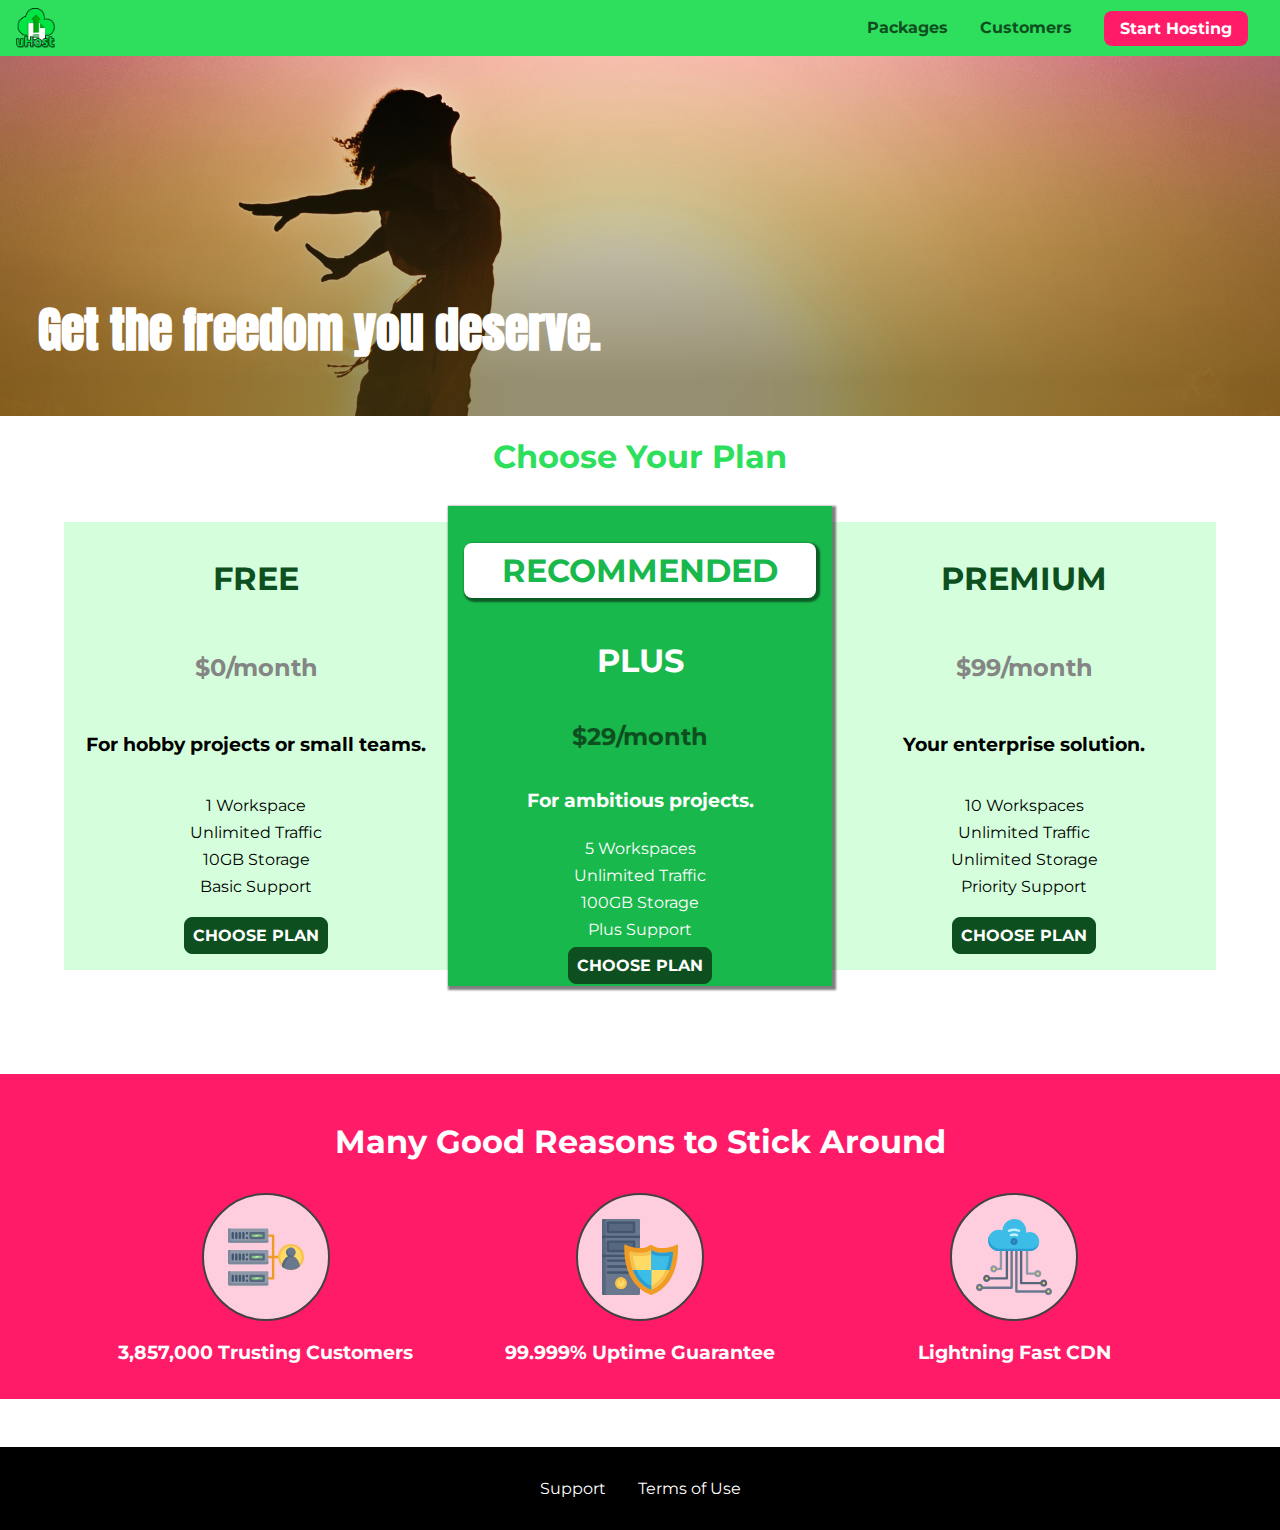
<file: index.html>
<!DOCTYPE html>
<html lang="en">

<head>
    <meta charset="UTF-8">
    <meta http-equiv="X-UA-Compatible" content="ie=edge">
    <meta name="viewport" content="width=device-width, initial-scale=1.0">
    <title>uHost</title>
    <link rel="shortcut icon" href="favicon.png">
    <link rel="stylesheet" href="shared.css">
    <link rel="stylesheet" href="main.css">
</head>

<body>
    <div class="backdrop"></div>
    <div class="modal">
        <h1 class="modal__title">Do you want to continue?</h1>
        <div class="modal__actions">
            <a href="start-hosting/index.html" class="modal__action">Yes!</a>
            <button class="modal__action modal__action--negative" type="button">No!</button>
        </div>
    </div>
    <header class="main-header">
        <div>
            <button class="toggle-button">
                <span class="toggle-button__bar"></span>
                <span class="toggle-button__bar"></span>
                <span class="toggle-button__bar"></span>
            </button>
            <a href="index.html" class="main-header__brand">
                <img src="images/uhost-icon.png" alt="uHost - Your favorite hosting company">
            </a>
        </div>
        <nav class="main-nav">
            <ul class="main-nav__items">
                <li class="main-nav__item">
                    <a href="packages/index.html">Packages</a>
                </li>
                <li class="main-nav__item">
                    <a href="customers/index.html">Customers</a>
                </li>
                <li class="main-nav__item main-nav__item--cta">
                    <a href="start-hosting/index.html">Start Hosting</a>
                </li>
            </ul>
        </nav>
    </header>
    <nav class="mobile-nav">
        <ul class="mobile-nav__items">
            <li class="mobile-nav__item">
                <a href="packages/index.html">Packages</a>
            </li>
            <li class="mobile-nav__item">
                <a href="customers/index.html">Customers</a>
            </li>
            <li class="mobile-nav__item mobile-nav__item--cta">
                <a href="start-hosting/index.html">Start Hosting</a>
            </li>
        </ul>
    </nav>
    <main>
        <section id="product-overview">
            <h1>Get the freedom you deserve.</h1>
        </section>
        <section id="plans">
            <h1 class="section-title">Choose Your Plan</h1>
            <div class="plan__list">
                <article class="plan">
                    <h1 class="plan__title">FREE</h1>
                    <h2 class="plan__price">$0/month</h2>
                    <h3>For hobby projects or small teams.</h3>
                    <ul class="plan__features">
                        <li class="plan__feature">1 Workspace</li>
                        <li class="plan__feature">Unlimited Traffic</li>
                        <li class="plan__feature">10GB Storage</li>
                        <li class="plan__feature">Basic Support</li>
                    </ul>
                    <div>
                        <button class="button">CHOOSE PLAN</button>
                    </div>
                </article>
                <article class="plan plan--highlighted">
                    <h1 class="plan__annotation">RECOMMENDED</h1>
                    <h1 class="plan__title">PLUS</h1>
                    <h2 class="plan__price">$29/month</h2>
                    <h3>For ambitious projects.</h3>
                    <ul class="plan__features">
                        <li class="plan__feature">5 Workspaces</li>
                        <li class="plan__feature">Unlimited Traffic</li>
                        <li class="plan__feature">100GB Storage</li>
                        <li class="plan__feature">Plus Support</li>
                    </ul>
                    <div>
                        <button class="button">CHOOSE PLAN</button>
                    </div>
                </article>
                <article class="plan">
                    <h1 class="plan__title">PREMIUM</h1>
                    <h2 class="plan__price">$99/month</h2>
                    <h3>Your enterprise solution.</h3>
                    <ul class="plan__features">
                        <li class="plan__feature">10 Workspaces</li>
                        <li class="plan__feature">Unlimited Traffic</li>
                        <li class="plan__feature">Unlimited Storage</li>
                        <li class="plan__feature">Priority Support</li>
                    </ul>
                    <div>
                        <button class="button">CHOOSE PLAN</button>
                    </div>
                </article>
            </div>
        </section>
        <section id="key-features">
            <h1 class="section-title">Many Good Reasons to Stick Around</h1>
            <ul class="key-feature__list">
                <li class="key-feature">
                    <div class="key-feature__image">
                        <svg viewBox="0 0 512 512">
                            <path style="fill:#F09B24;" d="M344,248h-32V112c0-4.418-3.582-8-8-8h-40c-4.418,0-8,3.582-8,8s3.582,8,8,8h32v128h-32  c-4.418,0-8,3.582-8,8s3.582,8,8,8h32v128h-32c-4.418,0-8,3.582-8,8s3.582,8,8,8h40c4.418,0,8-3.582,8-8V264h32c4.418,0,8-3.582,8-8  S348.418,248,344,248z"
                            />
                            <path style="fill:#8E9AA9;" d="M264,64H8c-4.418,0-8,3.582-8,8v80c0,4.418,3.582,8,8,8h256c4.418,0,8-3.582,8-8V72  C272,67.582,268.418,64,264,64z"
                            />
                            <path style="fill:#7C899B;" d="M24,144c-4.418,0-8-3.582-8-8V64H8c-4.418,0-8,3.582-8,8v80c0,4.418,3.582,8,8,8h256  c4.418,0,8-3.582,8-8v-8H24z"
                            />
                            <rect x="152" y="96" style="fill:#B8E3A8;" width="88" height="32" />
                            <g>
                                <polygon style="fill:#7EC97D;" points="152,96 152,128 166,128 198,96  " />
                                <polygon style="fill:#7EC97D;" points="220,96 188,128 240,128 240,96  " />
                            </g>
                            <path style="fill:#56677E;" d="M240,136h-88c-4.418,0-8-3.582-8-8V96c0-4.418,3.582-8,8-8h88c4.418,0,8,3.582,8,8v32  C248,132.418,244.418,136,240,136z M160,120h72v-16h-72V120z"
                            />
                            <g>
                                <path style="fill:#435670;" d="M32,136c-4.418,0-8-3.582-8-8V96c0-4.418,3.582-8,8-8s8,3.582,8,8v32C40,132.418,36.418,136,32,136z   "
                                />
                                <path style="fill:#435670;" d="M56,136c-4.418,0-8-3.582-8-8V96c0-4.418,3.582-8,8-8s8,3.582,8,8v32C64,132.418,60.418,136,56,136z   "
                                />
                                <path style="fill:#435670;" d="M80,136c-4.418,0-8-3.582-8-8V96c0-4.418,3.582-8,8-8s8,3.582,8,8v32C88,132.418,84.418,136,80,136z   "
                                />
                                <path style="fill:#435670;" d="M104,136c-4.418,0-8-3.582-8-8V96c0-4.418,3.582-8,8-8s8,3.582,8,8v32   C112,132.418,108.418,136,104,136z"
                                />
                                <path style="fill:#435670;" d="M128,105c-4.418,0-8-3.582-8-8v-1c0-4.418,3.582-8,8-8s8,3.582,8,8v1   C136,101.418,132.418,105,128,105z"
                                />
                                <path style="fill:#435670;" d="M128,136c-4.418,0-8-3.582-8-8v-1c0-4.418,3.582-8,8-8s8,3.582,8,8v1   C136,132.418,132.418,136,128,136z"
                                />
                            </g>
                            <path style="fill:#8E9AA9;" d="M264,208H8c-4.418,0-8,3.582-8,8v80c0,4.418,3.582,8,8,8h256c4.418,0,8-3.582,8-8v-80  C272,211.582,268.418,208,264,208z"
                            />
                            <path style="fill:#7C899B;" d="M24,288c-4.418,0-8-3.582-8-8v-72H8c-4.418,0-8,3.582-8,8v80c0,4.418,3.582,8,8,8h256  c4.418,0,8-3.582,8-8v-8H24z"
                            />
                            <rect x="152" y="240" style="fill:#B8E3A8;" width="88" height="32" />
                            <g>
                                <polygon style="fill:#7EC97D;" points="152,240 152,272 166,272 198,240  " />
                                <polygon style="fill:#7EC97D;" points="220,240 188,272 240,272 240,240  " />
                            </g>
                            <path style="fill:#56677E;" d="M240,280h-88c-4.418,0-8-3.582-8-8v-32c0-4.418,3.582-8,8-8h88c4.418,0,8,3.582,8,8v32  C248,276.418,244.418,280,240,280z M160,264h72v-16h-72V264z"
                            />
                            <g>
                                <path style="fill:#435670;" d="M32,280c-4.418,0-8-3.582-8-8v-32c0-4.418,3.582-8,8-8s8,3.582,8,8v32C40,276.418,36.418,280,32,280   z"
                                />
                                <path style="fill:#435670;" d="M56,280c-4.418,0-8-3.582-8-8v-32c0-4.418,3.582-8,8-8s8,3.582,8,8v32C64,276.418,60.418,280,56,280   z"
                                />
                                <path style="fill:#435670;" d="M80,280c-4.418,0-8-3.582-8-8v-32c0-4.418,3.582-8,8-8s8,3.582,8,8v32C88,276.418,84.418,280,80,280   z"
                                />
                                <path style="fill:#435670;" d="M104,280c-4.418,0-8-3.582-8-8v-32c0-4.418,3.582-8,8-8s8,3.582,8,8v32   C112,276.418,108.418,280,104,280z"
                                />
                                <path style="fill:#435670;" d="M128,249c-4.418,0-8-3.582-8-8v-1c0-4.418,3.582-8,8-8s8,3.582,8,8v1   C136,245.418,132.418,249,128,249z"
                                />
                                <path style="fill:#435670;" d="M128,280c-4.418,0-8-3.582-8-8v-1c0-4.418,3.582-8,8-8s8,3.582,8,8v1   C136,276.418,132.418,280,128,280z"
                                />
                            </g>
                            <path style="fill:#8E9AA9;" d="M264,352H8c-4.418,0-8,3.582-8,8v80c0,4.418,3.582,8,8,8h256c4.418,0,8-3.582,8-8v-80  C272,355.582,268.418,352,264,352z"
                            />
                            <path style="fill:#7C899B;" d="M24,432c-4.418,0-8-3.582-8-8v-72H8c-4.418,0-8,3.582-8,8v80c0,4.418,3.582,8,8,8h256  c4.418,0,8-3.582,8-8v-8H24z"
                            />
                            <rect x="152" y="384" style="fill:#B8E3A8;" width="88" height="32" />
                            <g>
                                <polygon style="fill:#7EC97D;" points="152,384 152,416 166,416 198,384  " />
                                <polygon style="fill:#7EC97D;" points="220,384 188,416 240,416 240,384  " />
                            </g>
                            <path style="fill:#56677E;" d="M240,424h-88c-4.418,0-8-3.582-8-8v-32c0-4.418,3.582-8,8-8h88c4.418,0,8,3.582,8,8v32  C248,420.418,244.418,424,240,424z M160,408h72v-16h-72V408z"
                            />
                            <g>
                                <path style="fill:#435670;" d="M32,424c-4.418,0-8-3.582-8-8v-32c0-4.418,3.582-8,8-8s8,3.582,8,8v32C40,420.418,36.418,424,32,424   z"
                                />
                                <path style="fill:#435670;" d="M56,424c-4.418,0-8-3.582-8-8v-32c0-4.418,3.582-8,8-8s8,3.582,8,8v32C64,420.418,60.418,424,56,424   z"
                                />
                                <path style="fill:#435670;" d="M80,424c-4.418,0-8-3.582-8-8v-32c0-4.418,3.582-8,8-8s8,3.582,8,8v32C88,420.418,84.418,424,80,424   z"
                                />
                                <path style="fill:#435670;" d="M104,424c-4.418,0-8-3.582-8-8v-32c0-4.418,3.582-8,8-8s8,3.582,8,8v32   C112,420.418,108.418,424,104,424z"
                                />
                                <path style="fill:#435670;" d="M128,393c-4.418,0-8-3.582-8-8v-1c0-4.418,3.582-8,8-8s8,3.582,8,8v1   C136,389.418,132.418,393,128,393z"
                                />
                                <path style="fill:#435670;" d="M128,424c-4.418,0-8-3.582-8-8v-1c0-4.418,3.582-8,8-8s8,3.582,8,8v1   C136,420.418,132.418,424,128,424z"
                                />
                            </g>
                            <path style="fill:#F7C14D;" d="M424,168c-48.523,0-88,39.477-88,88s39.477,88,88,88s88-39.477,88-88S472.523,168,424,168z" />
                            <path style="fill:#FFDB66;" d="M424,184c-39.701,0-72,32.299-72,72s32.299,72,72,72s72-32.299,72-72S463.701,184,424,184z" />
                            <path style="fill:#69788D;" d="M484.893,314.16C476.393,274.588,451.922,248,424,248s-52.393,26.588-60.893,66.16  c-0.605,2.82,0.354,5.749,2.511,7.664C381.731,336.124,402.465,344,424,344s42.269-7.876,58.381-22.176  C484.539,319.909,485.498,316.98,484.893,314.16z"
                            />
                            <path style="fill:#56677E;" d="M434.053,249.171C430.768,248.403,427.411,248,424,248c-27.922,0-52.393,26.588-60.893,66.16  c-0.605,2.82,0.354,5.749,2.511,7.664c3.383,3.002,6.979,5.703,10.734,8.125C384.904,286.243,407.373,255.378,434.053,249.171z"
                            />
                            <path style="fill:#69788D;" d="M424,192c-17.645,0-32,14.355-32,32s14.355,32,32,32s32-14.355,32-32S441.645,192,424,192z" />
                            <path style="fill:#56677E;" d="M432,248c-17.645,0-32-14.355-32-32c0-6.783,2.128-13.076,5.742-18.258  C397.444,203.53,392,213.138,392,224c0,17.645,14.355,32,32,32c10.862,0,20.471-5.444,26.258-13.742  C445.076,245.872,438.783,248,432,248z"
                            />

                        </svg>
                    </div>
                    <p class="key-feature__description">3,857,000 Trusting Customers</p>
                </li>
                <li class="key-feature">
                    <div class="key-feature__image">
                        <svg viewBox="0 0 512 512">
                            <path style="fill:#69788D;" d="M248,0H8C3.582,0,0,3.582,0,8v496c0,4.418,3.582,8,8,8h240c4.418,0,8-3.582,8-8V8  C256,3.582,252.418,0,248,0z"
                            />
                            <path style="fill:#56677E;" d="M24,504V8c0-4.418,3.582-8,8-8H8C3.582,0,0,3.582,0,8v496c0,4.418,3.582,8,8,8h24  C27.582,512,24,508.418,24,504z"
                            />
                            <g>
                                <rect x="0" y="112" style="fill:#435670;" width="256" height="16" />
                                <rect x="0" y="240" style="fill:#435670;" width="256" height="16" />
                            </g>
                            <path style="fill:#F7C14D;" d="M128,392c-22.056,0-40,17.944-40,40s17.944,40,40,40s40-17.944,40-40S150.056,392,128,392z" />
                            <path style="fill:#FFDB66;" d="M128,408c-13.233,0-24,10.767-24,24s10.767,24,24,24s24-10.767,24-24S141.233,408,128,408z" />
                            <path style="fill:#F7C14D;" d="M128,392c-2.739,0-5.414,0.278-8,0.805V424c0,4.418,3.582,8,8,8c4.418,0,8-3.582,8-8v-31.195  C133.414,392.278,130.739,392,128,392z"
                            />
                            <g>
                                <path style="fill:#435670;" d="M216,288H40c-4.418,0-8-3.582-8-8s3.582-8,8-8h176c4.418,0,8,3.582,8,8S220.418,288,216,288z"
                                />
                                <path style="fill:#435670;" d="M216,328H40c-4.418,0-8-3.582-8-8s3.582-8,8-8h176c4.418,0,8,3.582,8,8S220.418,328,216,328z"
                                />
                                <path style="fill:#435670;" d="M216,368H40c-4.418,0-8-3.582-8-8s3.582-8,8-8h176c4.418,0,8,3.582,8,8S220.418,368,216,368z"
                                />
                                <path style="fill:#435670;" d="M216,16H40c-4.418,0-8,3.582-8,8v64c0,4.418,3.582,8,8,8h176c4.418,0,8-3.582,8-8V24   C224,19.582,220.418,16,216,16z"
                                />
                            </g>
                            <rect x="48" y="32" style="fill:#56677E;" width="160" height="48" />
                            <path style="fill:#435670;" d="M216,144H40c-4.418,0-8,3.582-8,8v64c0,4.418,3.582,8,8,8h176c4.418,0,8-3.582,8-8v-64  C224,147.582,220.418,144,216,144z"
                            />
                            <rect x="48" y="160" style="fill:#56677E;" width="160" height="48" />
                            <path style="fill:#F09B24;" d="M511.747,180.237c-0.194-6.537-8.107-10.107-13.135-5.894c-5.6,4.693-42.904,21.282-98.514,21.282  c-33.45,0-64.625-20.999-64.929-21.206c-2.9-1.991-6.764-1.85-9.512,0.346c-2.677,2.135-27.201,20.86-63.793,20.86  c-55.607,0-92.914-16.589-98.515-21.282c-5.028-4.211-12.941-0.645-13.135,5.894c-1.634,54.834,4.655,105.941,18.693,151.903  c12.096,39.604,29.759,74.047,52.497,102.373c27.538,34.304,62.743,59.882,104.66,76.045c3.069,1.918,6.757,1.921,9.83,0  c41.917-16.163,77.122-41.741,104.66-76.045c22.738-28.326,40.401-62.77,52.497-102.373  C507.092,286.179,513.381,235.071,511.747,180.237z"
                            />
                            <path style="fill:#F7C14D;" d="M476.21,221.226c-1.953-1.631-4.568-2.235-7.036-1.628c-21.686,5.327-44.926,8.028-69.075,8.028  c-25.926,0-49.633-8.975-64.955-16.504c-2.307-1.134-5.016-1.091-7.284,0.116c-14.059,7.477-36.919,16.388-65.994,16.388  c-24.153,0-47.394-2.701-69.075-8.028c-5.155-1.268-10.221,2.966-9.894,8.261c2.077,33.693,7.668,65.635,16.616,94.935  c22.774,74.565,66.139,126.334,128.888,153.868c2.032,0.891,4.397,0.891,6.43,0c61.777-27.107,104.716-78.876,127.62-153.868  c8.948-29.3,14.539-61.241,16.616-94.935C479.224,225.319,478.163,222.856,476.21,221.226z"
                            />
                            <path style="fill:#FFDB66;" d="M331.609,451.727c-52.604-25.289-89.304-70.987-109.144-135.944  c-6.532-21.39-11.162-44.336-13.82-68.447c17.133,2.852,34.952,4.291,53.22,4.291c29.394,0,53.376-7.793,69.978-15.561  c17.44,7.736,41.656,15.561,68.256,15.561c18.267,0,36.085-1.439,53.219-4.291c-2.659,24.112-7.288,47.06-13.82,68.448  C419.545,381.108,383.27,426.805,331.609,451.727z"
                            />
                            <g>
                                <path style="fill:#2C9DD4;" d="M479.066,227.858c0.157-2.539-0.903-5.002-2.856-6.633s-4.568-2.235-7.036-1.628   c-21.686,5.327-44.926,8.028-69.075,8.028c-25.926,0-49.633-8.975-64.955-16.504c-1.057-0.52-2.2-0.78-3.345-0.806l-0.072,133.351   h123.601c2.556-6.746,4.933-13.702,7.123-20.874C471.398,293.493,476.989,261.552,479.066,227.858z"
                                />
                                <path style="fill:#2C9DD4;" d="M206.658,343.667c24.153,63.42,65.028,108.108,121.743,132.995c1.031,0.452,2.147,0.673,3.263,0.666   l0.063-133.661H206.658z"
                                />
                            </g>
                            <g>
                                <path style="fill:#3CBDE8;" d="M439.497,315.783c6.532-21.389,11.161-44.336,13.82-68.448c-17.134,2.852-34.952,4.291-53.219,4.291   c-26.6,0-50.815-7.824-68.256-15.561l-0.116,107.601h97.758C433.179,334.807,436.524,325.518,439.497,315.783z"
                                />
                                <path style="fill:#3CBDE8;" d="M232.523,343.667c21.144,50.298,54.363,86.56,99.087,108.06l0.117-108.06H232.523z" />
                            </g>
                        </svg>
                    </div>
                    <p class="key-feature__description">99.999% Uptime Guarantee</p>
                </li>
                <li class="key-feature">
                    <div class="key-feature__image">
                        <svg viewBox="0 0 512 512">
                            <path style="fill:#8E9AA9;" d="M168,200c-4.418,0-8,3.582-8,8v120h-17.376c-3.302-9.311-12.194-16-22.624-16  c-13.234,0-24,10.767-24,24s10.766,24,24,24c10.429,0,19.321-6.689,22.624-16H168c4.418,0,8-3.582,8-8V208  C176,203.582,172.418,200,168,200z"
                            />
                            <path style="fill:#FFDB66;" d="M120,328c-4.411,0-8,3.589-8,8s3.589,8,8,8s8-3.589,8-8S124.411,328,120,328z" />
                            <path style="fill:#56677E;" d="M208,200c-4.418,0-8,3.582-8,8v184H94.624C91.322,382.689,82.43,376,72,376  c-13.234,0-24,10.767-24,24s10.766,24,24,24c10.429,0,19.321-6.689,22.624-16H208c4.418,0,8-3.582,8-8V208  C216,203.582,212.418,200,208,200z"
                            />
                            <path style="fill:#FFDB66;" d="M72,392c-4.411,0-8,3.589-8,8s3.589,8,8,8s8-3.589,8-8S76.411,392,72,392z" />
                            <path style="fill:#69788D;" d="M240,208c-4.418,0-8,3.582-8,8v239H47.24c-2.671-10.34-12.078-18-23.24-18c-13.234,0-24,10.767-24,24  s10.766,24,24,24c9.666,0,18.009-5.747,21.809-14H240c4.418,0,8-3.582,8-8V216C248,211.582,244.418,208,240,208z"
                            />
                            <path style="fill:#FFDB66;" d="M24,453c-4.411,0-8,3.589-8,8s3.589,8,8,8s8-3.589,8-8S28.411,453,24,453z" />
                            <path style="fill:#69788D;" d="M488,464c-10.429,0-19.321,6.689-22.624,16H280V208c0-4.418-3.582-8-8-8s-8,3.582-8,8v280  c0,4.418,3.582,8,8,8h193.376c3.302,9.311,12.194,16,22.624,16c13.234,0,24-10.767,24-24S501.234,464,488,464z"
                            />
                            <path style="fill:#FFDB66;" d="M488,480c-4.411,0-8,3.589-8,8s3.589,8,8,8s8-3.589,8-8S492.411,480,488,480z" />
                            <path style="fill:#56677E;" d="M456,408c-10.429,0-19.321,6.689-22.624,16H312V208c0-4.418-3.582-8-8-8s-8,3.582-8,8v224  c0,4.418,3.582,8,8,8h129.376c3.302,9.311,12.194,16,22.624,16c13.234,0,24-10.767,24-24S469.234,408,456,408z"
                            />
                            <path style="fill:#FFDB66;" d="M456,424c-4.411,0-8,3.589-8,8s3.589,8,8,8s8-3.589,8-8S460.411,424,456,424z" />
                            <path style="fill:#8E9AA9;" d="M416,344c-10.429,0-19.321,6.689-22.624,16H352V208c0-4.418-3.582-8-8-8s-8,3.582-8,8v160  c0,4.418,3.582,8,8,8h49.376c3.302,9.311,12.194,16,22.624,16c13.234,0,24-10.767,24-24S429.234,344,416,344z"
                            />
                            <path style="fill:#FFDB66;" d="M416,360c-4.411,0-8,3.589-8,8s3.589,8,8,8s8-3.589,8-8S420.411,360,416,360z" />
                            <path style="fill:#3CBDE8;" d="M362,88c-8.741,0-17.231,1.751-25.06,5.085C337.646,88.797,338,84.43,338,80  c0-44.112-35.888-80-80-80c-42.823,0-77.895,33.816-79.909,76.149C170.393,73.415,162.244,72,154,72c-39.701,0-72,32.299-72,72  s32.299,72,72,72h208c35.29,0,64-28.71,64-64S397.29,88,362,88z"
                            />
                            <path style="fill:#2C9DD4;" d="M368,200H160c-39.701,0-72-32.299-72-72c0-5.863,0.721-11.559,2.05-17.019  C84.918,120.88,82,132.102,82,144c0,39.701,32.299,72,72,72h208c30.389,0,55.88-21.296,62.379-49.743  C413.565,186.327,392.352,200,368,200z"
                            />
                            <path style="fill:#2A7DB5;" d="M256,128c-13.234,0-24,10.767-24,24s10.766,24,24,24c13.233,0,24-10.767,24-24S269.233,128,256,128z"
                            />
                            <path style="fill:#2C9DD4;" d="M256,144c-4.411,0-8,3.589-8,8s3.589,8,8,8c4.411,0,8-3.589,8-8S260.411,144,256,144z" />
                            <g>
                                <path style="fill:#C5F1FA;" d="M221.755,87.695c-2.994,0-5.864-1.688-7.233-4.572c-1.894-3.991-0.194-8.763,3.798-10.657   C230.157,66.849,242.834,64,256,64c13.166,0,25.844,2.849,37.68,8.466c3.992,1.895,5.692,6.666,3.798,10.657   s-6.666,5.692-10.657,3.798C277.144,82.328,266.774,80,256,80c-10.774,0-21.144,2.328-30.821,6.921   C224.072,87.446,222.904,87.695,221.755,87.695z"
                                />
                                <path style="fill:#C5F1FA;" d="M276.545,116.618c-1.148,0-2.316-0.249-3.424-0.774C267.745,113.293,261.985,112,256,112   c-5.985,0-11.745,1.293-17.121,3.844c-3.991,1.895-8.763,0.192-10.657-3.798c-1.894-3.992-0.193-8.764,3.798-10.657   C239.557,97.813,247.625,96,256,96c8.376,0,16.444,1.813,23.98,5.389c3.991,1.894,5.692,6.665,3.798,10.657   C282.41,114.93,279.539,116.618,276.545,116.618z"
                                />
                            </g>

                        </svg>
                    </div>
                    <p class="key-feature__description">Lightning Fast CDN</p>
                </li>
            </ul>
        </section>
    </main>
    <footer class="main-footer">
        <nav>
            <ul class="main-footer__links">
                <li class="main-footer__link">
                    <a href="#">Support</a>
                </li>
                <li class="main-footer__link">
                    <a href="#">Terms of Use</a>
                </li>
            </ul>
        </nav>
    </footer>
    <script src="shared.js"></script>
</body>

</html>
</file>
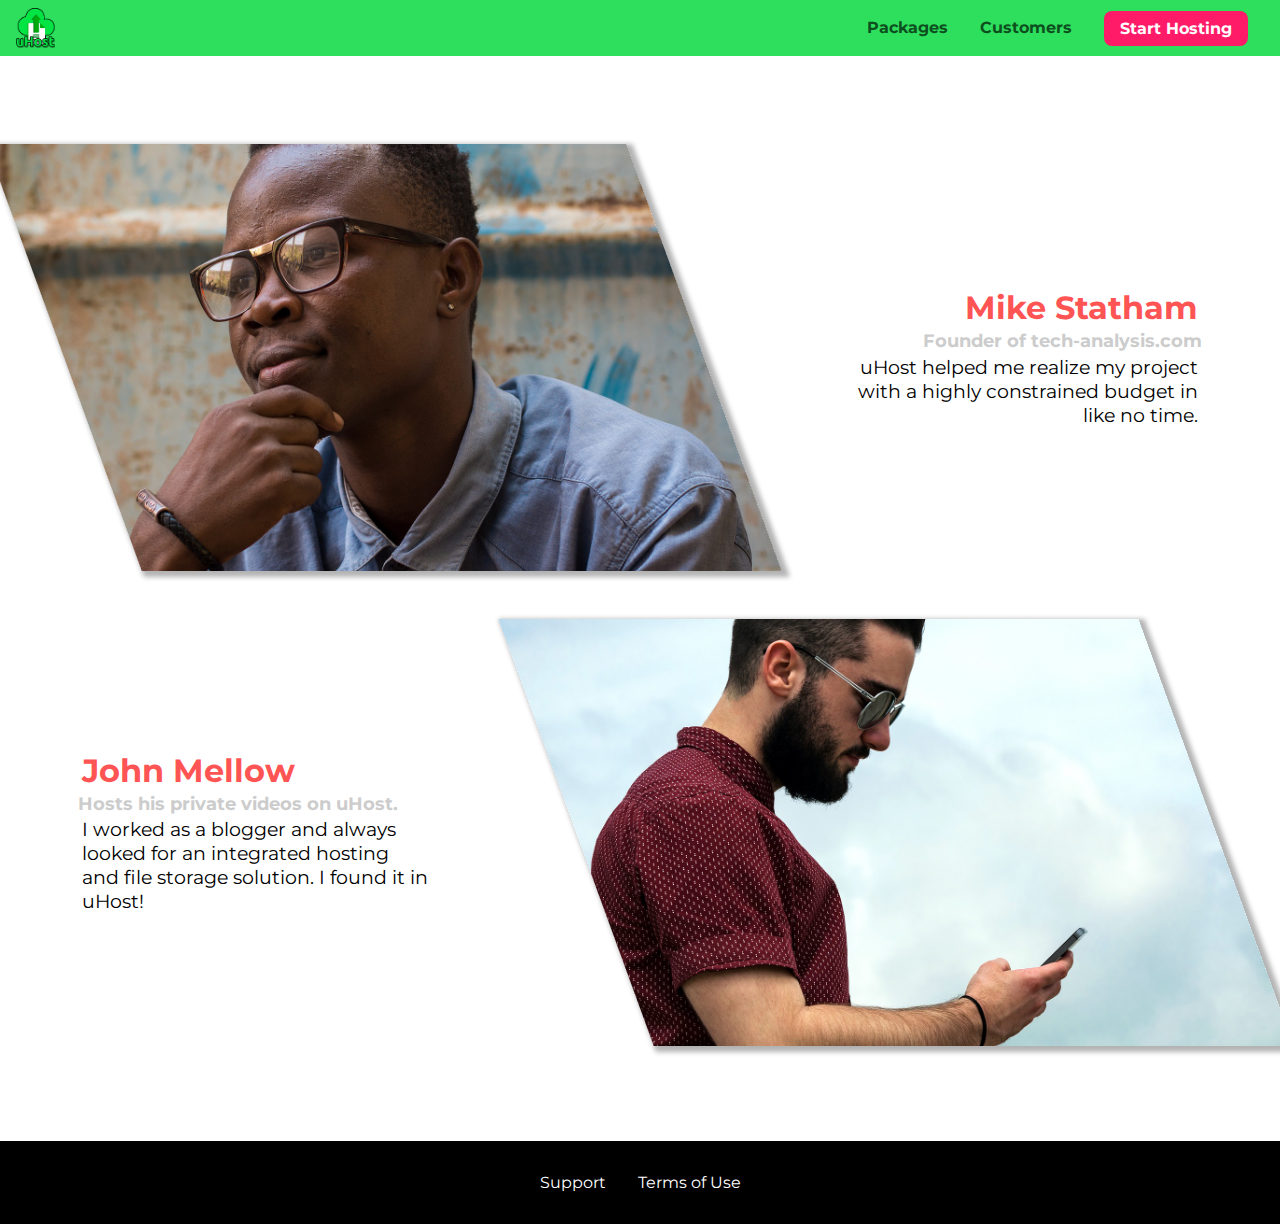
<file: customers/index.html>
<!DOCTYPE html>
<html lang="en">

<head>
    <meta charset="UTF-8">
    <meta name="viewport" content="width=device-width, initial-scale=1.0">
    <meta http-equiv="X-UA-Compatible" content="ie=edge">
    <title>uHost Customers</title>
    <link rel="shortcut icon" href="../favicon.png">
    <link rel="stylesheet" href="../shared.css">
    <link rel="stylesheet" href="customers.css">
</head>

<body>
    <div class="backdrop"></div>
    <header class="main-header">
        <div>
            <button class="toggle-button">
                <span class="toggle-button__bar"></span>
                <span class="toggle-button__bar"></span>
                <span class="toggle-button__bar"></span>
            </button>
            <a href="../index.html" class="main-header__brand">
                <img src="../images/uhost-icon.png" alt="uHost - Your favorite hosting company">
            </a>
        </div>
        <nav class="main-nav">
            <ul class="main-nav__items">
                <li class="main-nav__item">
                    <a href="../packages/index.html">Packages</a>
                </li>
                <li class="main-nav__item">
                    <a href="index.html">Customers</a>
                </li>
                <li class="main-nav__item main-nav__item--cta">
                    <a href="../start-hosting/index.html">Start Hosting</a>
                </li>
            </ul>
        </nav>
    </header>
    <nav class="mobile-nav">
        <ul class="mobile-nav__items">
            <li class="mobile-nav__item">
                <a href="../packages/index.html">Packages</a>
            </li>
            <li class="mobile-nav__item">
                <a href="index.html">Customers</a>
            </li>
            <li class="mobile-nav__item mobile-nav__item--cta">
                <a href="../start-hosting/index.html">Start Hosting</a>
            </li>
        </ul>
    </nav>
    <main>
        <div>
            <div class="testimonial" id="customer-1">
                <div class="testimonial__image-container">
                    <img src="../images/customer-1.jpg" alt="Mike Statham - Customer" class="testimonial__image">
                </div>
                <div class="testimonial__info">
                    <h1 class="testimonial__name">Mike Statham</h1>
                    <h2 class="testimonial__subtitle">Founder of
                        <a href="tech-analysis.com">tech-analysis.com</a>
                    </h2>
                    <p class="testimonial__text">uHost helped me realize my project with a highly constrained budget in like no time.</p>
                </div>
            </div>
            <div class="testimonial" id="customer-2">

                <div class="testimonial__info">
                    <h1 class="testimonial__name">John Mellow</h1>
                    <h2 class="testimonial__subtitle">Hosts his private videos on uHost.
                    </h2>
                    <p class="testimonial__text">I worked as a blogger and always looked for an integrated hosting and file storage solution. I found
                        it in uHost!
                    </p>
                </div>
                <div class="testimonial__image-container">
                    <img src="../images/customer-2.jpg" alt="John Mellow - Customer" class="testimonial__image">
                </div>
            </div>
        </div>
    </main>
    <footer class="main-footer">
        <nav>
            <ul class="main-footer__links">
                <li class="main-footer__link">
                    <a href="#">Support</a>
                </li>
                <li class="main-footer__link">
                    <a href="#">Terms of Use</a>
                </li>
            </ul>
        </nav>
    </footer>
    <script src="../shared.js"></script>
</body>

</html>
</file>
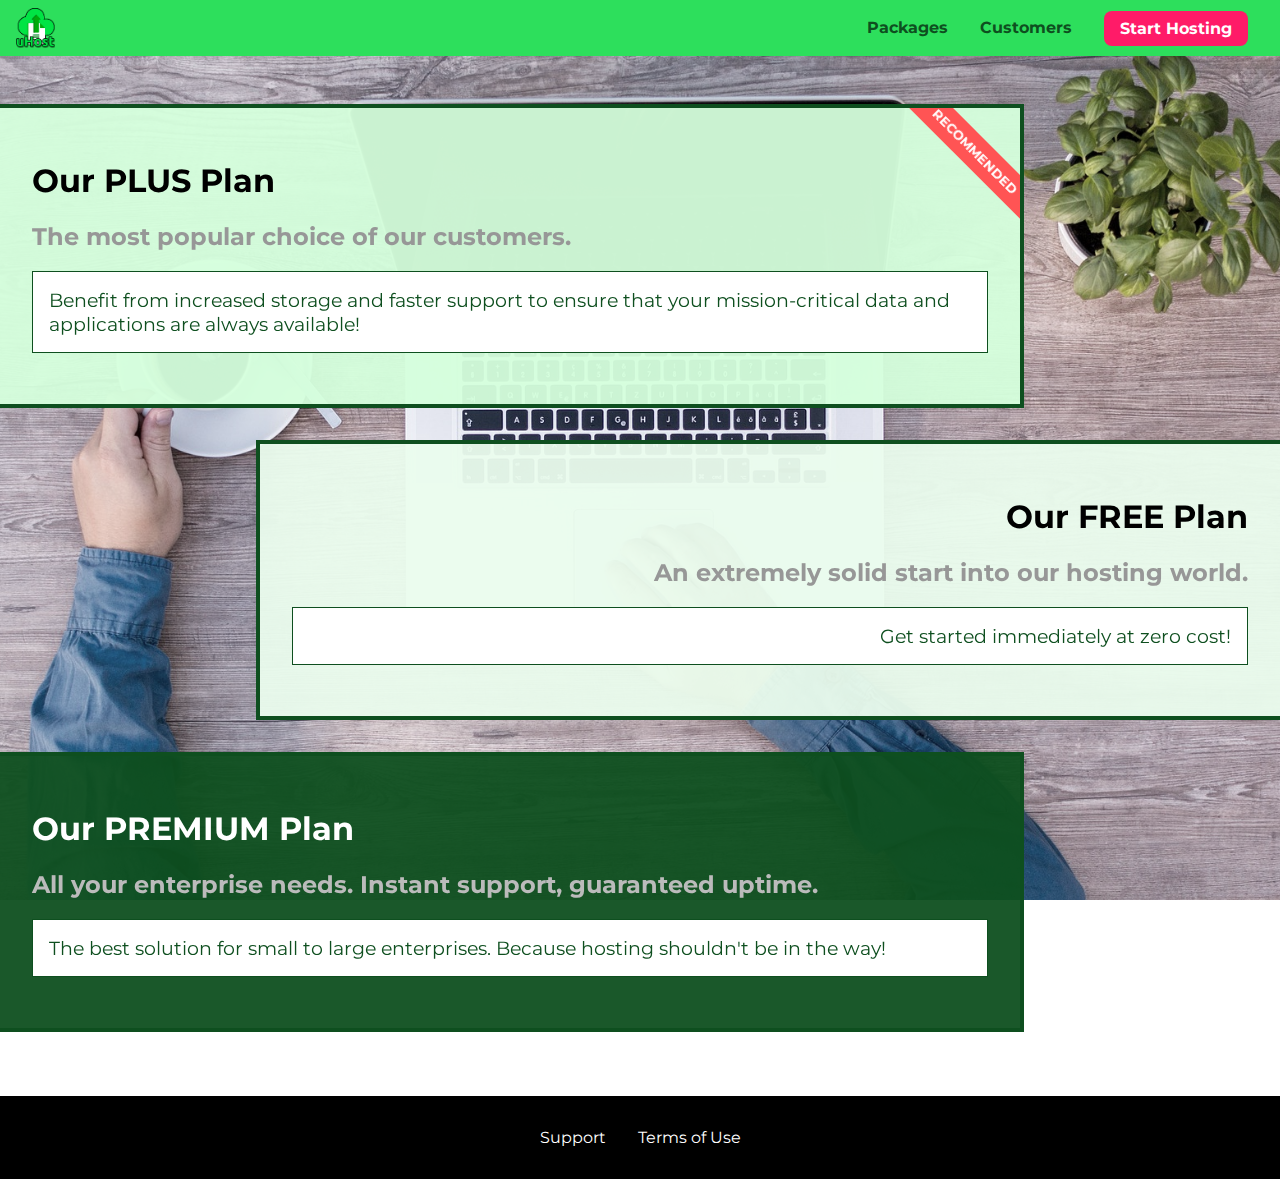
<file: packages/index.html>
<!DOCTYPE html>
<html lang="en">

<head>
    <meta charset="UTF-8">
    <meta http-equiv="X-UA-Compatible" content="ie=edge">
    <meta name="viewport" content="width=device-width, initial-scale=1.0">
    <title>uHost</title>
    <link rel="shortcut icon" href="../favicon.png">
    <link rel="stylesheet" href="../shared.css">
    <link rel="stylesheet" href="packages.css">
</head>

<body>
    <div class="backdrop"></div>
    <div class="background"></div>
    <header class="main-header">
        <div>
            <button class="toggle-button">
                <span class="toggle-button__bar"></span>
                <span class="toggle-button__bar"></span>
                <span class="toggle-button__bar"></span>
            </button>
            <a href="../index.html" class="main-header__brand">
                <img src="../images/uhost-icon.png" alt="uHost - Your favorite hosting company">
            </a>
        </div>
        <nav class="main-nav">
            <ul class="main-nav__items">
                <li class="main-nav__item">
                    <a href="index.html">Packages</a>
                </li>
                <li class="main-nav__item">
                    <a href="../customers/index.html">Customers</a>
                </li>
                <li class="main-nav__item main-nav__item--cta">
                    <a href="../start-hosting/index.html">Start Hosting</a>
                </li>
            </ul>
        </nav>
    </header>
    <nav class="mobile-nav">
        <ul class="mobile-nav__items">
            <li class="mobile-nav__item">
                <a href="index.html">Packages</a>
            </li>
            <li class="mobile-nav__item">
                <a href="../customers/index.html">Customers</a>
            </li>
            <li class="mobile-nav__item mobile-nav__item--cta">
                <a href="../start-hosting/index.html">Start Hosting</a>
            </li>
        </ul>
    </nav>
    <main>
        <section class="package" id="plus">
            <a href="#">
                <h1 class="package__title">Our PLUS Plan</h1>
                <h2 class="package__badge">RECOMMENDED</h2>
                <h2 class="package__subtitle">The most popular choice of our customers.</h2>
                <p class="package__info">Benefit from increased storage and faster support to ensure that your mission-critical data and applications
                    are always available!</p>
            </a>
        </section>
        <section class="package" id="free">
            <a href="#">
                <h1 class="package__title">Our FREE Plan</h1>
                <h2 class="package__subtitle">An extremely solid start into our hosting world.</h2>
                <p class="package__info">Get started immediately at zero cost!</p>
            </a>
        </section>
        <div class="clearfix"></div>
        <section class="package" id="premium">
            <a href="#">
                <h1 class="package__title">Our PREMIUM Plan</h1>
                <h2 class="package__subtitle">All your enterprise needs. Instant support, guaranteed uptime. </h2>
                <p class="package__info">The best solution for small to large enterprises. Because hosting shouldn't be in the way!</p>
            </a>
        </section>
    </main>
    <footer class="main-footer">
        <nav>
            <ul class="main-footer__links">
                <li class="main-footer__link">
                    <a href="#">Support</a>
                </li>
                <li class="main-footer__link">
                    <a href="#">Terms of Use</a>
                </li>
            </ul>
        </nav>
    </footer>
    <script src="../shared.js"></script>
</body>

</html>
</file>
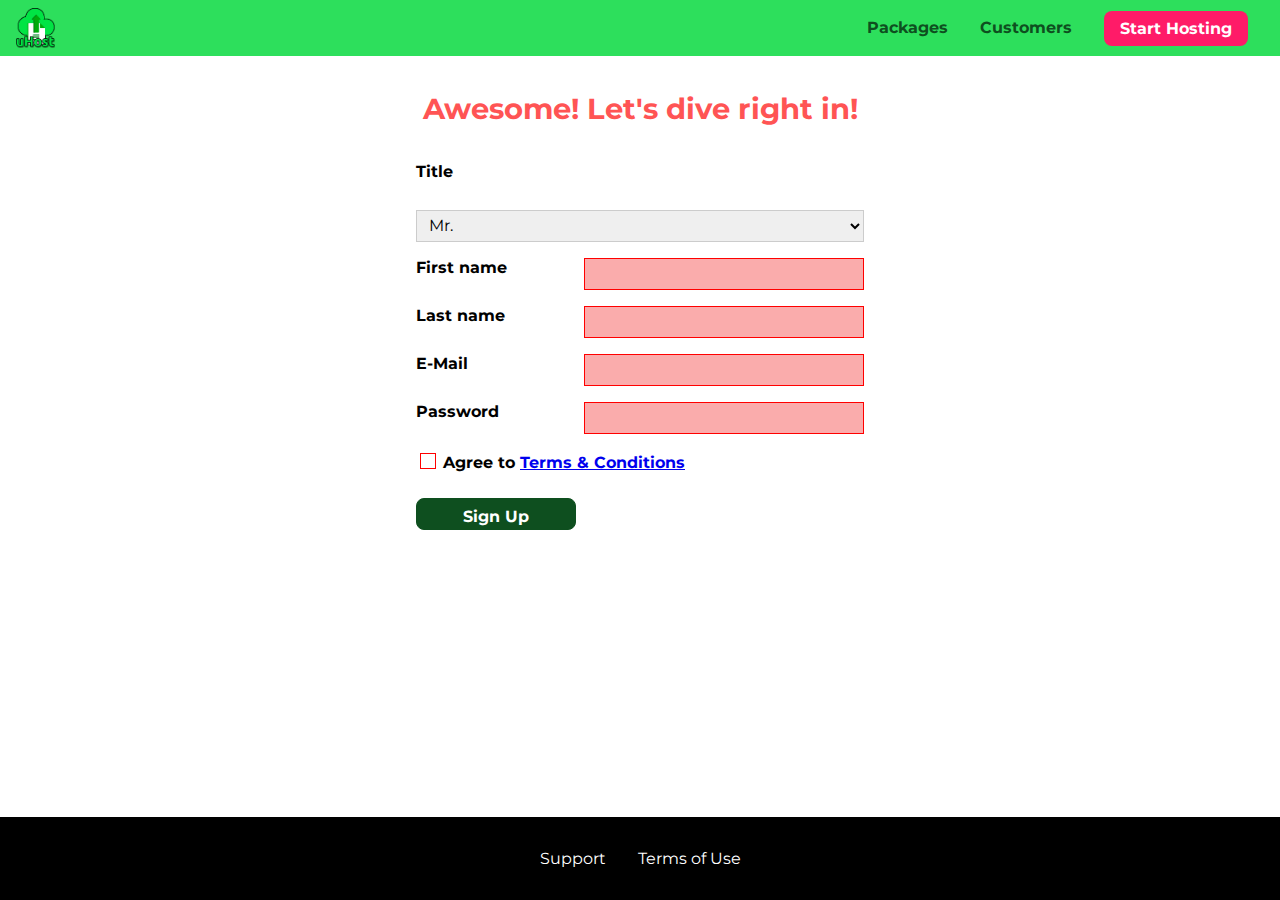
<file: start-hosting/index.html>
<!DOCTYPE html>
<html lang="en">

<head>
    <meta charset="UTF-8">
    <meta name="viewport" content="width=device-width, initial-scale=1.0">
    <meta http-equiv="X-UA-Compatible" content="ie=edge">
    <title>uHost Signup</title>
    <link rel="shortcut icon" href="../favicon.png">
    <link rel="stylesheet" href="../shared.css">
    <link rel="stylesheet" href="start-hosting.css">
</head>

<body>
    <div class="backdrop"></div>
    <header class="main-header">
        <div>
            <button class="toggle-button">
                <span class="toggle-button__bar"></span>
                <span class="toggle-button__bar"></span>
                <span class="toggle-button__bar"></span>
            </button>
            <a href="../index.html" class="main-header__brand">
                <img src="../images/uhost-icon.png" alt="uHost - Your favorite hosting company">
            </a>
        </div>
        <nav class="main-nav">
            <ul class="main-nav__items">
                <li class="main-nav__item">
                    <a href="../packages/index.html">Packages</a>
                </li>
                <li class="main-nav__item">
                    <a href="../customers/index.html">Customers</a>
                </li>
                <li class="main-nav__item main-nav__item--cta">
                    <a href="index.html">Start Hosting</a>
                </li>
            </ul>
        </nav>
    </header>
    <nav class="mobile-nav">
        <ul class="mobile-nav__items">
            <li class="mobile-nav__item">
                <a href="../packages/index.html">Packages</a>
            </li>
            <li class="mobile-nav__item">
                <a href="../customers/index.html">Customers</a>
            </li>
            <li class="mobile-nav__item mobile-nav__item--cta">
                <a href="index.html">Start Hosting</a>
            </li>
        </ul>
    </nav>
    <main class="signup-page">
        <h1 class="signup-title">Awesome! Let's dive right in!</h1>
        <form action="index.html" class="signup-form">
            <label for="title">Title</label>
            <select id="title">
                <option value="mr">Mr.</option>
                <option value="ms">Ms.</option>
            </select>
            <label for="first-name">First name</label>
            <input type="text" id="first-name" required>
            <label for="last-name">Last name</label>
            <input type="text" id="last-name" required>
            <label for="email">E-Mail</label>
            <input type="email" id="email" required>
            <label for="password">Password</label>
            <input type="password" id="password" required>
            <div class="signup-form__checkbox">
                <input type="checkbox" id="agree-terms" required>
                <label for="agree-terms">Agree to
                    <a href="#">Terms &amp; Conditions</a>
                </label>
            </div>
            <button type="submit" class="button">Sign Up</button>
        </form>
    </main>
    <footer class="main-footer">
        <nav>
            <ul class="main-footer__links">
                <li class="main-footer__link">
                    <a href="#">Support</a>
                </li>
                <li class="main-footer__link">
                    <a href="#">Terms of Use</a>
                </li>
            </ul>
        </nav>
    </footer>
    <script src="../shared.js"></script>
</body>

</html>
</file>
<file: shared.css>
@import url('https://fonts.googleapis.com/css?family=Roboto:100,400,900');
@import url('https://fonts.googleapis.com/css?family=Anton');
@import url('https://fonts.googleapis.com/css?family=Montserrat:400,700');

:root {
  --dark-green: #0e4f1f;
  --highlight-color: #ff1b68;
}

* {
  box-sizing: border-box;
}

html {
  height: 100%;
}

body {
  font-family: "Montserrat", sans-serif;
  margin: 0;
  padding-top: 3.5rem;
}

@supports (display: grid) {
  body {
    display: grid;
    grid-template-rows: 3.5rem auto fit-content(8rem);
    grid-template-areas: "header"
      "main"
      "footer";
    padding-top: 0;
    height: 100%;
  }
}

main {
  /* grid-row: 2 / 3; */
  grid-area: main;
}

.backdrop {
  display: none;
  position: fixed;
  opacity: 0;
  top: 0;
  left: 0;
  z-index: 100;
  width: 100vw;
  height: 100vh;
  background: rgba(0, 0, 0, 0.5);
  transition: opacity 0.2s linear;
}

.main-header {
  width: 100%;
  position: fixed;
  top: 0;
  left: 0;
  background: #2ddf5c;
  padding: 0.5rem 1rem;
  z-index: 60;
  /* for older browser */
  display: -webkit-box;
  display: -ms-flexbox;
  display: -webkit-flex;
  display: flex;
  align-items: center;
  justify-content: space-between;
}

.toggle-button {
  width: 3rem;
  background: transparent;
  border: none;
  cursor: pointer;
  padding-top: 0;
  padding-bottom: 0;
  vertical-align: middle;
}

.toggle-button:focus {
  outline: none;
}

.toggle-button__bar {
  width: 100%;
  height: 0.2rem;
  background: black;
  display: block;
  margin: 0.6rem 0;
}

.main-header__brand {
  color: #0e4f1f;
  text-decoration: none;
  font-weight: bold;
  /* width: 20px; */
}

.main-header__brand img {
  height: 2.5rem;
  vertical-align: middle;
  /* width: 100%; */
}

.main-nav {
  display: none;
}

.main-nav__items {
  margin: 0;
  padding: 0;
  list-style: none;
  display: flex;
}

.main-nav__item {
  margin: 0 1rem;
}

.main-nav__item a,
.mobile-nav__item a {
  text-decoration: none;
  color: var(--dark-green);
  font-weight: bold;
  padding: 0.2rem 0;
}

.main-nav__item a:hover,
.main-nav__item a:active {
  color: white;
  border-bottom: 5px solid white;
}

.main-nav__item--cta {
  animation: wiggle 400ms 2s infinite ease-out none;
}

.main-nav__item--cta a,
.mobile-nav__item--cta a {
  color: white;
  background: var(--highlight-color);
  padding: 0.5rem 1rem;
  border-radius: 8px;
}

.main-nav__item--cta a:hover,
.main-nav__item--cta a:active,
.mobile-nav__item--cta a:hover,
.mobile-nav__item--cta a:active {
  color: var(--highlight-color);
  background: white;
  border: none;
}

@media (min-width: 40rem) {
  .toggle-button {
    display: none;
  }

  .main-nav {
    display: flex;
  }
}

.main-footer {
  background: black;
  padding: 2rem;
  margin-top: 3rem;
  /* grid-row: 3 / 4; */
  grid-area: footer;
}

.main-footer__links {
  list-style: none;
  margin: 0;
  padding: 0;
  display: flex;
  flex-direction: column;
  align-items: center;
}

.main-footer__link {
  margin: 0.5rem 0;
}

.main-footer__link a {
  color: white;
  text-decoration: none;
}

.main-footer__link a:hover,
.main-footer__link a:active {
  color: #ccc;
}

.mobile-nav {
  transform: translateX(-100%);
  position: fixed;
  z-index: 101;
  top: 0;
  left: 0;
  background: white;
  width: 80%;
  height: 100vh;
  transition: transform 300ms ease-out;
}

.mobile-nav__items {
  width: 90%;
  height: 100%;
  list-style: none;
  margin: 0 auto;
  padding: 0;
  display: flex;
  flex-direction: column;
  justify-content: center;
  align-items: center;
}

.mobile-nav__item {
  margin: 1rem 0;
}

.mobile-nav__item a {
  font-size: 1.5rem;
}

.button {
  background: var(--dark-green);
  color: white;
  font: inherit;
  border: 1.5px solid var(--dark-green);
  padding: 0.5rem;
  border-radius: 8px;
  font-weight: bold;
  cursor: pointer;
}

.button:hover,
.button:active {
  background: white;
  color: var(--dark-green);
}

.button:focus {
  outline: none;
}

.button[disabled] {
  cursor: not-allowed;
  border: #a1a1a1;
  background: #ccc;
  color: #a1a1a1;
}

.open {
  display: block !important;
  opacity: 1 !important;
  transform: translateY(0) !important;
}

@media (min-width: 40rem) {
  .main-footer__link {
    margin: 0 1rem;
  }

  .main-footer__links {
    flex-direction: row;
    justify-content: center;
  }
}

@keyframes wiggle {
  0% {
    transform: rotateZ(0);
  }

  50% {
    transform: rotateZ(-10deg);
  }

  100% {
    transform: rotateZ(10deg);
  }
}
</file>
<file: main.css>
#product-overview {
  background: linear-gradient(to top, rgba(80, 68, 18, 0.6) 10%, transparent),
    url("images/freedom.jpg") center/cover no-repeat border-box,
    #ff1b68;
  /* background-image: url("freedom.jpg");
    background-size: cover;
    background-position: left 10% bottom 20%; */
  /* background-repeat: no-repeat;
    background-origin: border-box;
    background-clip: border-box; */
  /* background-image: linear-gradient(180deg, red 70%, blue 60%, rgba(0,0,0,0.5)); */
  /* background-image: radial-gradient(ellipse farthest-corner at 20% 50%, red, blue 70%, green); */
  width: 100vw;
  height: 33vh;
  /* border: 5px dashed red; */
  position: relative;
}

#product-overview h1 {
  color: white;
  font-family: "Anton", sans-serif;
  position: absolute;
  bottom: 5%;
  left: 3%;
  font-size: 1.6rem;
}

@media (min-width: 40rem) and (min-height: 40rem) {
  #product-overview {
    height: 40vh;
    background-position: 50% 25%;
  }

  #product-overview h1 {
    font-size: 3rem;
  }
}

.section-title {
  color: #2ddf5c;
  text-align: center;
}

.plan {
  background: #d5ffdc;
  text-align: center;
  padding: 1rem;
  margin: 0.5rem 0;
  width: 100%;
}

.plan--highlighted {
  background: #19b84c;
  color: white;
}

.plan__annotation {
  background: white;
  color: #19b84c;
  padding: 0.5rem;
  box-shadow: 2px 2px 2px 2px rgba(0, 0, 0, 0.5);
  border-radius: 8px;
}

.plan__title {
  color: #0e4f1f;
}

.plan__price {
  color: #858585;
}

.plan--highlighted .plan__title {
  color: white;
}

.plan--highlighted .plan__price {
  color: #0e4f1f;
}

.plan__features {
  list-style: none;
  margin: 0;
  padding: 0;
}

.plan__feature {
  margin: 0.5rem 0;
}

@media (min-width: 40rem) {
  .plan__list { 
    width: 100%;
    display: flex;
    justify-content: center;
    align-items: center;
  }

  .plan {
    width: 30%;
    min-width: 13rem;
    max-width: 25rem;
    display: flex;
    flex-direction: column;
    justify-content: space-between;
    height: 28rem;
  }

  .plan--highlighted {
    box-shadow: 2px 2px 2px 2px rgba(0, 0, 0, 0.5);
    height: 30rem;
    z-index: 50;
  }
}

#key-features {
  background: #ff1b68;
  margin-top: 5rem;
  padding: 1rem;
}

#key-features .section-title {
  color: white;
  margin: 2rem;
}

.key-feature__list {
  list-style: none;
  margin: 0;
  padding: 0;
  text-align: center;
}

.key-feature__image {
  background: #ffcede;
  width: 128px;
  height: 128px;
  border: 2px solid #424242;
  border-radius: 50%;
  margin: auto;
  padding: 1.5rem;
}

.key-feature__description {
  text-align: center;
  font-weight: bold;
  color: white;
  font-size: 1.2rem;
}

@media (min-width: 40rem) {
  .key-feature {
    width: 30%;
    max-width: 25rem;
  }

  .key-feature__list {
    display: flex;
    justify-content: center;
  }
}

/* h1 {
    font-family: sans-serif;
} */

.modal {
  position: fixed;
  opacity: 0;
  transform: translateY(-3rem);
  transition: opacity 200ms ease-out, transform 500ms cubic-bezier(0.55, 0.055, 0.675, 0.19);
  z-index: 200;
  top: 20%;
  left: 30%;
  width: 40%;
  background: white;
  padding: 1rem;
  border: 1px solid #ccc;
  box-shadow: 1px 1px 1px rgba(0, 0, 0, 0.5);
}

.modal__title {
  text-align: center;
  margin: 0 0 1rem 0;
}

.modal__actions {
  text-align: center;
}

.modal__action {
  border: 1px solid #0e4f1f;
  background: #0e4f1f;
  text-decoration: none;
  color: white;
  font: inherit;
  padding: 0.5rem 1rem;
  cursor: pointer;
}

.modal__action:hover,
.modal__action:active {
  background: #2ddf5c;
  border-color: #2ddf5c;
}

.modal__action--negative {
  background: red;
  border-color: red;
}

.modal__action--negative:hover,
.modal__action--negative:active {
  background: #ff5454;
  border-color: #ff5454;
}
</file>
<file: customers/customers.css>
main {
  padding-top: 2.5rem;
}

.testimonial {
    font-size: 1.2rem;
  }
  
  /*.testimonial__list {
    width: 80%;
    margin: auto;
  }*/

  .testimonial__image-container {
    width: 60%;
    max-width: 40rem;
    box-shadow: 3px 3px 5px 3px rgba(0,0,0,0.3);
    transform: skew(20deg);
    overflow: hidden;
  }

  #customer-1:hover .testimonial__image-container {
    animation: flip-customer 1s ease-out forwards;
  }

  #customer-2:hover .testimonial__image-container {
    animation: flip-customer 1s ease-out forwards;
  }

  .testimonial__image {
    width: 100%;
    vertical-align: top;
    transform: skew(-20deg) scale(1.4);
  }
  
  .testimonial__info {
    text-align: right;
    padding: 0.9rem;
  }
  
  #customer-2.testimonial {
    text-align: right;
  }
  
  #customer-2 .testimonial__info {
    text-align: left;
  }
  
  .testimonial__name {
    margin: 0.2rem;
    color: #ff5454;
    font-size: 2rem;
  }
  
  .testimonial__subtitle {
    margin: 0;
    font-size: 1.1rem;
    color: #ccc;
  }
  
  .testimonial__subtitle a {
    color: inherit;
    text-decoration: none;
  }
  
  .testimonial__subtitle a:hover,
  .testimonial__subtitle a:active {
    color: #7a7a7a;
  }

  .testimonial__text {
    margin: 0.2rem;
  }

  @media (min-width: 40rem) {
    .testimonial {
      margin: 3rem auto;
      max-width: 1500px;
      display: flex;
      align-items: center;
      justify-content: space-around;
    }

    .testimonial__image-container {
      width: 66%;
    }

    .testimonial__info {
      width: 30%;
    }
  }

  @keyframes flip-customer {
    0% {
      transform: rotateY(0deg) skew(20deg);
    }
    50% {
      transform: rotateY(160deg) skew(20deg);
    }
    100% {
      transform: rotateY(360deg) skew(20deg);
    }
  }
</file>
<file: packages/packages.css>
@font-face {
    font-family: "AnonymousPro";
    src: url("anonymousPro-Regular.ttf") format("truetype");
}

@font-face {
    font-family: "AnonymousPro";
    src: url("anonymousPro-Bold.ttf");
    font-weight: 700;
}

main {
    padding-top: 2rem;
}

.background {
    background: url("../images/plans-background.jpg") center/cover;
    filter: grayscale(40%);
    width: 100vw;
    height: 100vh;
    position: fixed;
    z-index: -1;
}

.package {
    width: 80%;
    margin: 1rem 0;
    border: 4px solid #0e4f1f;
    border-left: none;
    position: relative;
    overflow: hidden;
}

.package:hover,
.package:active {
    box-shadow: 2px 2px 4px rgba(0,0,0,0.5);
    border-color: #ff5454;
    /* border-color: #ff5454 !important; */
}

.package a {
    text-decoration: none;
    color: inherit;
    display: block;
    padding: 2rem;
}

.package__badge {
    position: absolute;
    top: 0;
    right: 0;
    margin: 0;
    font-size: 0.8rem;
    color: white;
    background: #ff5454;
    padding: 0.5rem;
    transform: rotate(45deg) translate(3.5rem, -1rem);
    transform-origin: center;
    width: 12rem;
    text-align: center;
}

.package__subtitle {
    color: #979797;
}

.package__info {
    padding: 1rem;
    border: 1px solid #0e4f1f;
    color: #0e4f1f;
    background: white;
    font-size: 1.2rem;
    /* font-style font-variant font-weight font-size/line-height font-family*/
}

.clearfix {
    clear: both;
}

#plus {
    background: rgba(213, 255, 220, 0.95);
}

#free {
    background: rgba(234, 252, 237, 0.95);
    float: right;
    border-right: none;
    border-left: 4px solid #0e4f1f;
    text-align: right;
}

#free:hover,
#free:active {
    border-left-color: #ff5454;
}

#premium {
    background: rgba(14, 79, 31, 0.95);
}

#premium .package__title {
    color: white;
}

#premium .package__subtitle {
    color: #bbb;
}

@media (min-width: 40rem) {
    main {
      max-width: 1500px;
      margin-left: auto;
      margin-right: auto;
    }
}

@media (min-width: 1500px) {
    .package {
      border-left: 4px solid #0e4f1f;
    }

    #free {
      border-right: 4px solid #0e4f1f;
    }

    #free:hover,
    #free:active {
      border-right-color: #ff5454;
    }
}
</file>
<file: start-hosting/start-hosting.css>
main {
    padding-top: 1rem;
}

.signup-title {
    text-align: center;
    font-size: 1.8rem;
    color: #ff5454;
}

.signup-form {
    padding: 1rem;
    display: grid;
    grid-auto-rows: 2rem;
    grid-row-gap: 0.5rem;
}

.signup-form label {
    font-weight: bold;
}

.signup-form label,
.signup-form input,
.signup-form select {
    display: block;
    width: 100%;
}

/* .signup-form input[type="checkbox"] */
.signup-form input[id*="terms"],
.signup-form input[id*="terms"] + label {
    display: inline-block;
    width: auto;
    vertical-align: bottom;
}

.signup-form input:not([type="checkbox"]),
.signup-form select {
    border: 1px solid #ccc;
    padding: 0.2rem 0.5rem;
    font: inherit;
}

.signup-form input:focus,
.signup-form select:focus {
    outline: none;
    background: #d8f3df;
    border-color: #2ddf5c;
}

.signup-form input[type="checkbox"] {
    border: 1px solid #ccc;
    background: white;
    width: 1rem;
    height: 1rem;
    -webkit-appearance: none;
    -moz-appearance: none;
    appearance: none;
}

.signup-form input[type="checkbox"]:checked {
    background: #2ddf5c;
    border: #0e4f1f;
}

.signup-form input.invalid,
.signup-form select.invalid,
.signup-form :invalid {
    border-color: red !important;
    background: #faacac;
}

.signup-form button[type="submit"] {
    display: block;
}

@media (min-width: 40rem) {
    .signup-form {
        margin: auto;
        width: 30rem;
        grid-template-columns: 10rem auto;
        grid-row-gap: 1rem;
        grid-column-gap: 0.5rem;
    }

    .signup-form [id="title"] {
        grid-column: span 2;
    }

    .signup-form__checkbox {
        grid-column: span 2;
    }
}
</file>
